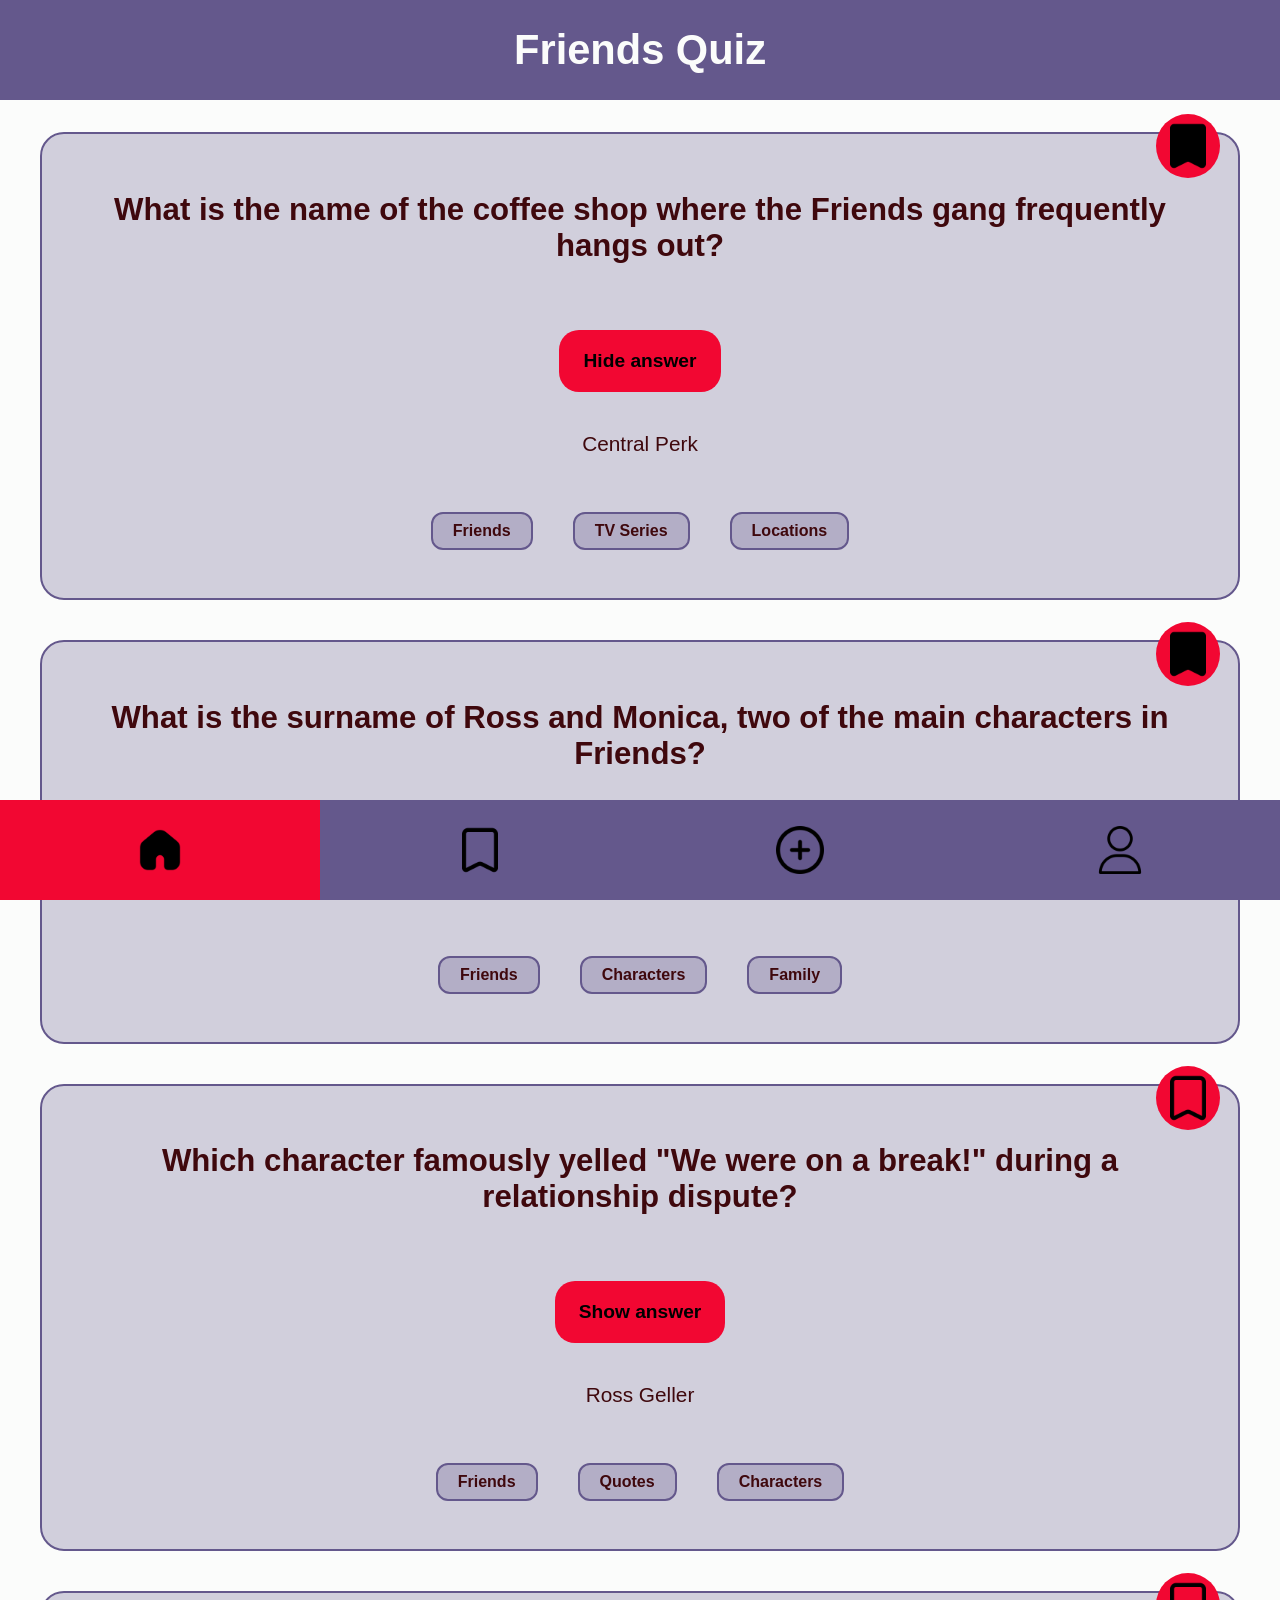
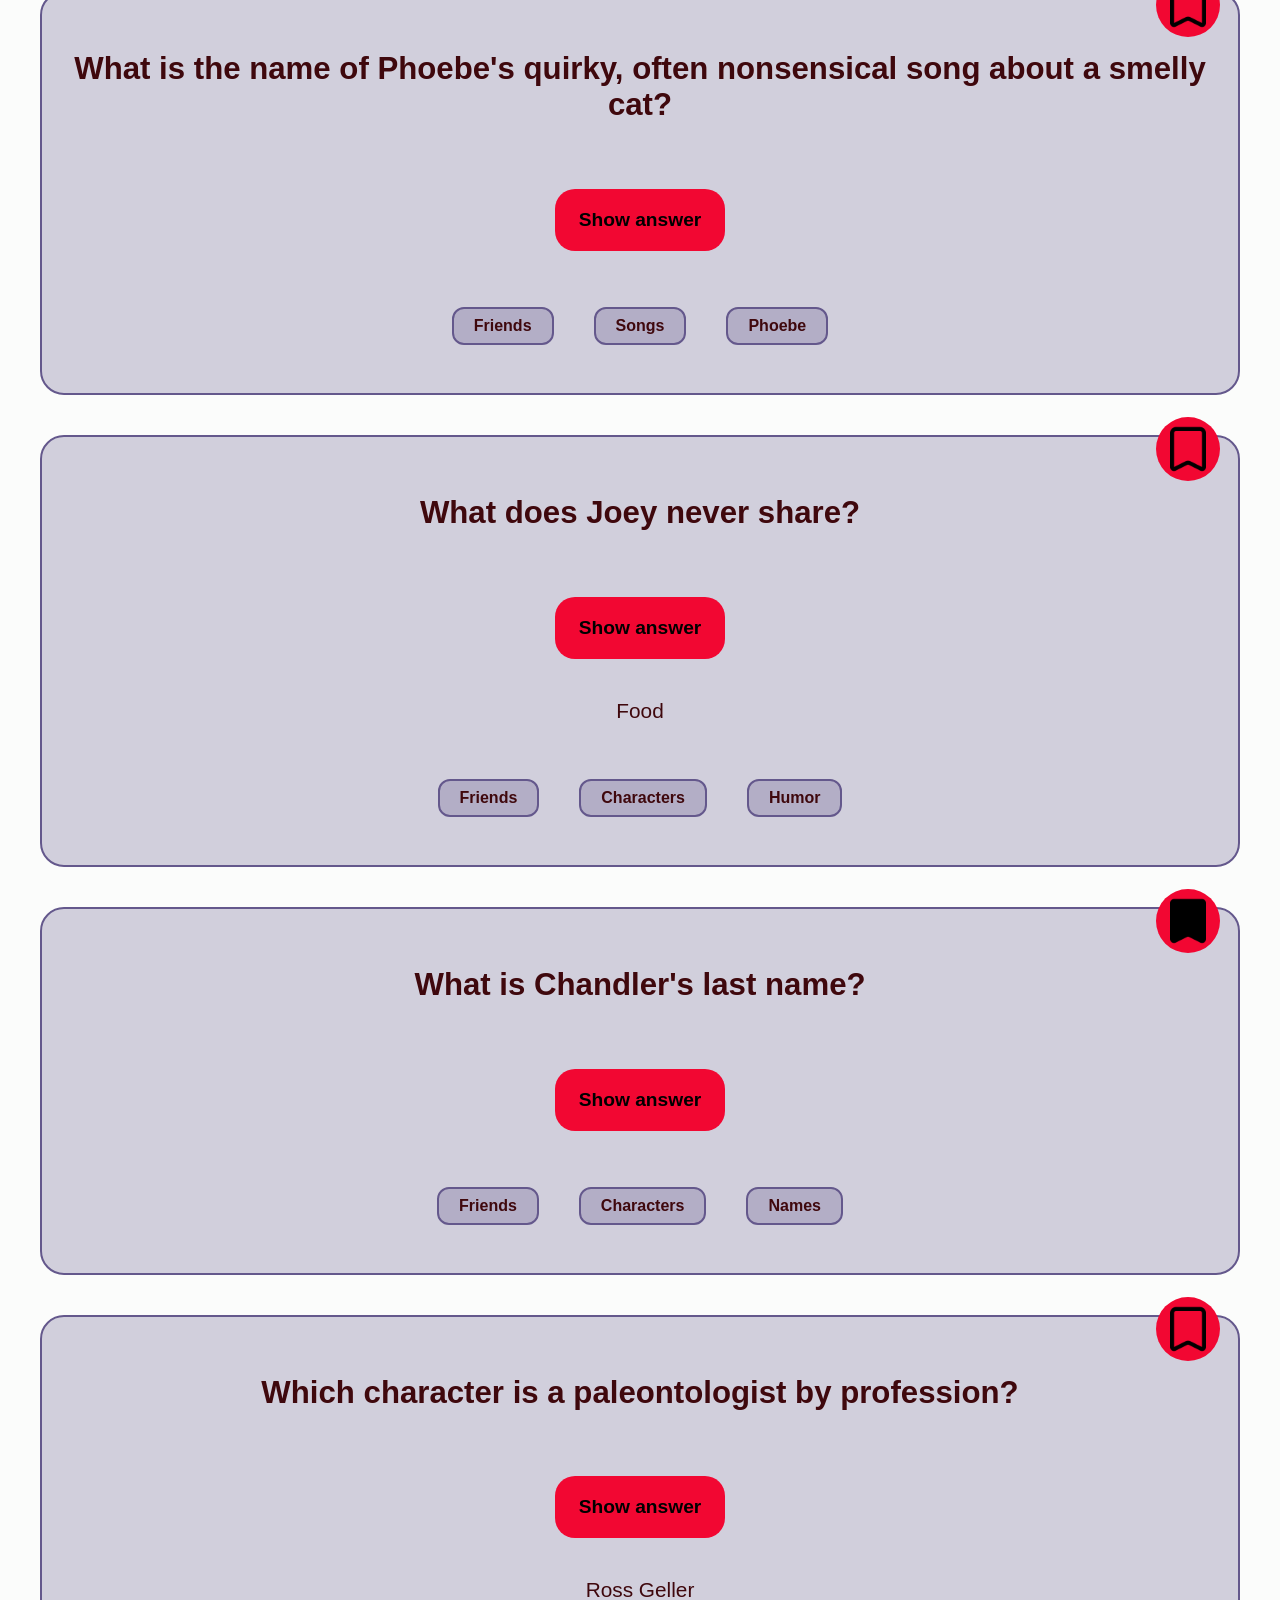
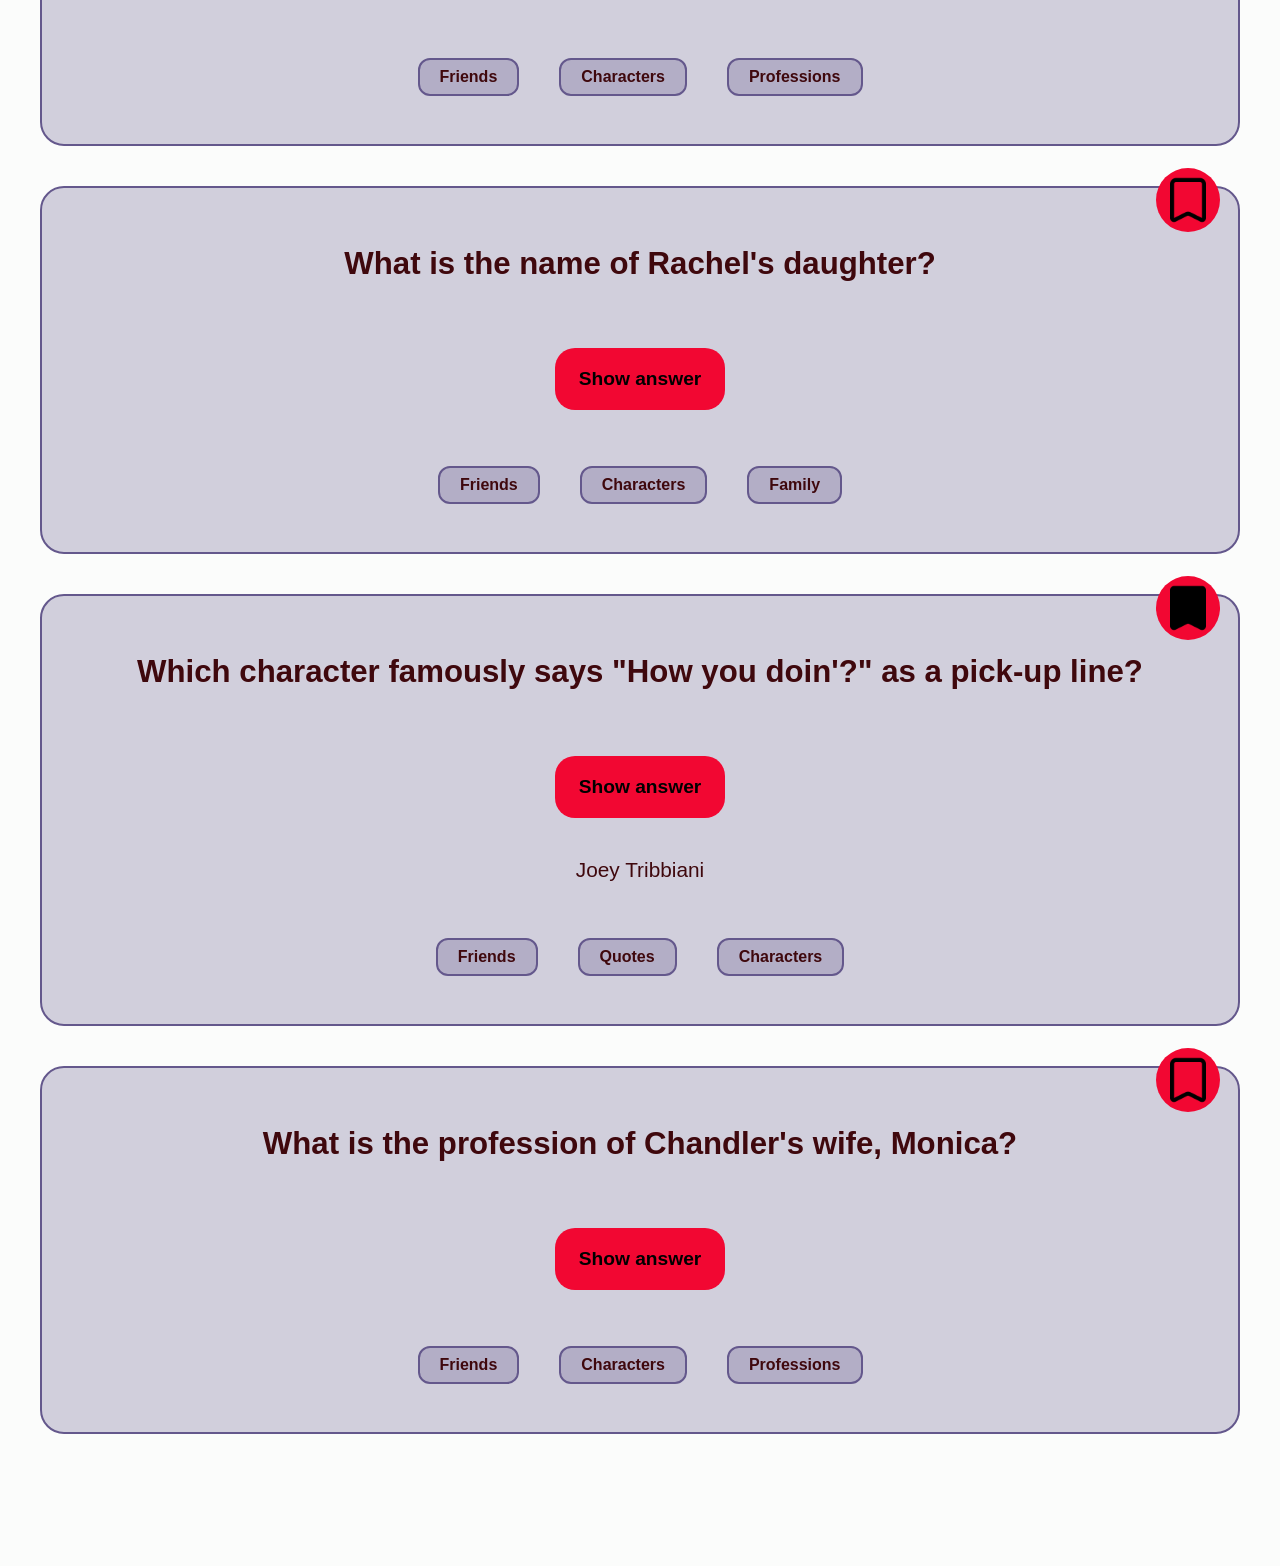
<file: index.html>
<!doctype html>
<html lang="en">
  <head>
    <meta charset="UTF-8" />
    <meta
      name="viewport"
      content="width=device-width, initial-scale=1, shrink-to-fit=no"
    />
    <link rel="stylesheet" href="./styles.css" />
    <script src="./js/button.js" defer></script>
    <title>Friends Quiz</title>
  </head>

  <body>
    <header class="title">
      <h1>Friends Quiz</h1>
    </header>

    <main class="main-content">
      <section class="card">
        <!--
                1 CARD
              -->

        <article class="quiz-card">
          <h2>
            What is the name of the coffee shop where the Friends gang
            frequently hangs out?
          </h2>
          <button
            class="quiz-card--button"
            data-js="answerButton"
            type="button"
          >
            Hide answer
          </button>
          <p
            class="quiz-card__answer quiz-card__answer--active"
            data-js="answer"
          >
            Central Perk
          </p>
          <ul class="quiz-card--list">
            <li class="quiz-card–tags">Friends</li>
            <li class="quiz-card–tags">TV Series</li>
            <li class="quiz-card–tags">Locations</li>
          </ul>
          <button
            class="quiz-card--bookmark-btn"
            data-js="bookmarkButton"
            aria-label="Bookmark this question"
            type="button"
          >
            <img
              class="quiz-card--bookmark quiz-card--bookmark--active"
              data-js="bookmarkImageActive"
              src="./assets/bookmark-active.png"
              alt=""
            />
          </button>
        </article>
      </section>

      <!--
                2 CARD
              -->

      <section class="card">
        <article class="quiz-card">
          <h2>
            What is the surname of Ross and Monica, two of the main characters
            in Friends?
          </h2>
          <button class="quiz-card--button" type="button">Show answer</button>
          <p class="quiz-card__answer">Geller</p>
          <ul class="quiz-card--list">
            <li class="quiz-card–tags">Friends</li>
            <li class="quiz-card–tags">Characters</li>
            <li class="quiz-card–tags">Family</li>
          </ul>
          <button
            class="quiz-card--bookmark-btn"
            aria-label="Bookmark this question"
            type="button"
          >
            <img
              class="quiz-card--bookmark"
              src="./assets/bookmark-active.png"
              alt=""
            />
          </button>
        </article>
      </section>

      <!--
                3 CARD
              -->

      <section class="card">
        <article class="quiz-card">
          <h2>
            Which character famously yelled "We were on a break!" during a
            relationship dispute?
          </h2>
          <button class="quiz-card--button" type="button">Show answer</button>
          <p class="quiz-card__answer quiz-card__answer--active">Ross Geller</p>
          <ul class="quiz-card--list">
            <li class="quiz-card–tags">Friends</li>
            <li class="quiz-card–tags">Quotes</li>
            <li class="quiz-card–tags">Characters</li>
          </ul>
          <button
            class="quiz-card--bookmark-btn"
            aria-label="Bookmark this question"
            type="button"
          >
            <img
              class="quiz-card--bookmark"
              src="./assets/bookmark.png"
              alt=""
            />
          </button>
        </article>
      </section>

      <!--
                4 CARD
              -->

      <section class="card">
        <article class="quiz-card">
          <h2>
            What is the name of Phoebe's quirky, often nonsensical song about a
            smelly cat?
          </h2>
          <button class="quiz-card--button" type="button">Show answer</button>
          <p class="quiz-card__answer">"Smelly Cat"</p>
          <ul class="quiz-card--list">
            <li class="quiz-card–tags">Friends</li>
            <li class="quiz-card–tags">Songs</li>
            <li class="quiz-card–tags">Phoebe</li>
          </ul>
          <button
            class="quiz-card--bookmark-btn"
            aria-label="Bookmark this question"
            type="button"
          >
            <img
              class="quiz-card--bookmark"
              src="./assets/bookmark.png"
              alt=""
            />
          </button>
        </article>
      </section>

      <!--
                5 CARD
              -->

      <section class="card">
        <article class="quiz-card">
          <h2>What does Joey never share?</h2>
          <button class="quiz-card--button" type="button">Show answer</button>
          <p class="quiz-card__answer quiz-card__answer--active">Food</p>
          <ul class="quiz-card--list">
            <li class="quiz-card–tags">Friends</li>
            <li class="quiz-card–tags">Characters</li>
            <li class="quiz-card–tags">Humor</li>
          </ul>
          <button
            class="quiz-card--bookmark-btn"
            aria-label="Bookmark this question"
            type="button"
          >
            <img
              class="quiz-card--bookmark"
              src="./assets/bookmark.png"
              alt=""
            />
          </button>
        </article>
      </section>

      <!--
                6 CARD
              -->

      <section class="card">
        <article class="quiz-card">
          <h2>What is Chandler's last name?</h2>
          <button class="quiz-card--button" type="button">Show answer</button>
          <p class="quiz-card__answer">Bing</p>
          <ul class="quiz-card--list">
            <li class="quiz-card–tags">Friends</li>
            <li class="quiz-card–tags">Characters</li>
            <li class="quiz-card–tags">Names</li>
          </ul>
          <button
            class="quiz-card--bookmark-btn"
            aria-label="Bookmark this question"
            type="button"
          >
            <img
              class="quiz-card--bookmark"
              src="./assets/bookmark-active.png"
              alt=""
            />
          </button>
        </article>
      </section>

      <!--
                7 CARD
              -->

      <section class="card">
        <article class="quiz-card">
          <h2>Which character is a paleontologist by profession?</h2>
          <button class="quiz-card--button" type="button">Show answer</button>
          <p class="quiz-card__answer quiz-card__answer--active">Ross Geller</p>
          <ul class="quiz-card--list">
            <li class="quiz-card–tags">Friends</li>
            <li class="quiz-card–tags">Characters</li>
            <li class="quiz-card–tags">Professions</li>
          </ul>
          <button
            class="quiz-card--bookmark-btn"
            aria-label="Bookmark this question"
            type="button"
          >
            <img
              class="quiz-card--bookmark"
              src="./assets/bookmark.png"
              alt=""
            />
          </button>
        </article>
      </section>

      <!--
                8 CARD
              -->

      <section class="card">
        <article class="quiz-card">
          <h2>What is the name of Rachel's daughter?</h2>
          <button class="quiz-card--button" type="button">Show answer</button>
          <p class="quiz-card__answer">Emma</p>
          <ul class="quiz-card--list">
            <li class="quiz-card–tags">Friends</li>
            <li class="quiz-card–tags">Characters</li>
            <li class="quiz-card–tags">Family</li>
          </ul>
          <button
            class="quiz-card--bookmark-btn"
            aria-label="Bookmark this question"
            type="button"
          >
            <img
              class="quiz-card--bookmark"
              src="./assets/bookmark.png"
              alt=""
            />
          </button>
        </article>
      </section>

      <!--
                9 CARD
              -->

      <section class="card">
        <article class="quiz-card">
          <h2>
            Which character famously says "How you doin'?" as a pick-up line?
          </h2>
          <button class="quiz-card--button" type="button">Show answer</button>
          <p class="quiz-card__answer quiz-card__answer--active">
            Joey Tribbiani
          </p>
          <ul class="quiz-card--list">
            <li class="quiz-card–tags">Friends</li>
            <li class="quiz-card–tags">Quotes</li>
            <li class="quiz-card–tags">Characters</li>
          </ul>
          <button
            class="quiz-card--bookmark-btn"
            aria-label="Bookmark this question"
            type="button"
          >
            <img
              class="quiz-card--bookmark"
              src="./assets/bookmark-active.png"
              alt=""
            />
          </button>
        </article>
      </section>

      <!--
                10 CARD
              -->

      <section class="card">
        <article class="quiz-card">
          <h2>What is the profession of Chandler's wife, Monica?</h2>
          <button class="quiz-card--button" type="button">Show answer</button>
          <p class="quiz-card__answer">Chef</p>
          <ul class="quiz-card--list">
            <li class="quiz-card–tags">Friends</li>
            <li class="quiz-card–tags">Characters</li>
            <li class="quiz-card–tags">Professions</li>
          </ul>
          <button
            class="quiz-card--bookmark-btn"
            aria-label="Bookmark this question"
            type="button"
          >
            <img
              class="quiz-card--bookmark"
              src="./assets/bookmark.png"
              alt=""
            />
          </button>
        </article>
      </section>
    </main>

    <footer>
      <nav class="footer-navbar" aria-label="main-navigation">
        <a href="./index.html" class="footer-navbar__btn-home active">
          <img
            class="footer-navbar__btn--icon"
            src="./assets/home-active.png"
            alt="Home Page"
          />
        </a>

        <a href="./bookmarks.html" class="footer-navbar__btn-bookmark">
          <img
            class="footer-navbar__btn--icon"
            src="./assets/bookmark.png"
            alt="Bookmark Page"
          />
        </a>

        <a href="./form.html" class="footer-navbar__btn-form">
          <img
            class="footer-navbar__btn--icon"
            src="./assets/add.png"
            alt="Add Page"
          />
        </a>

        <a
          href="./profile.html"
          class="footer-navbar__btn-profil"
          aria-current="page"
        >
          <img
            class="footer-navbar__btn--icon"
            src="./assets/user.png"
            alt="Profil Page"
          />
        </a>
      </nav>
    </footer>
  </body>
</html>
</file>
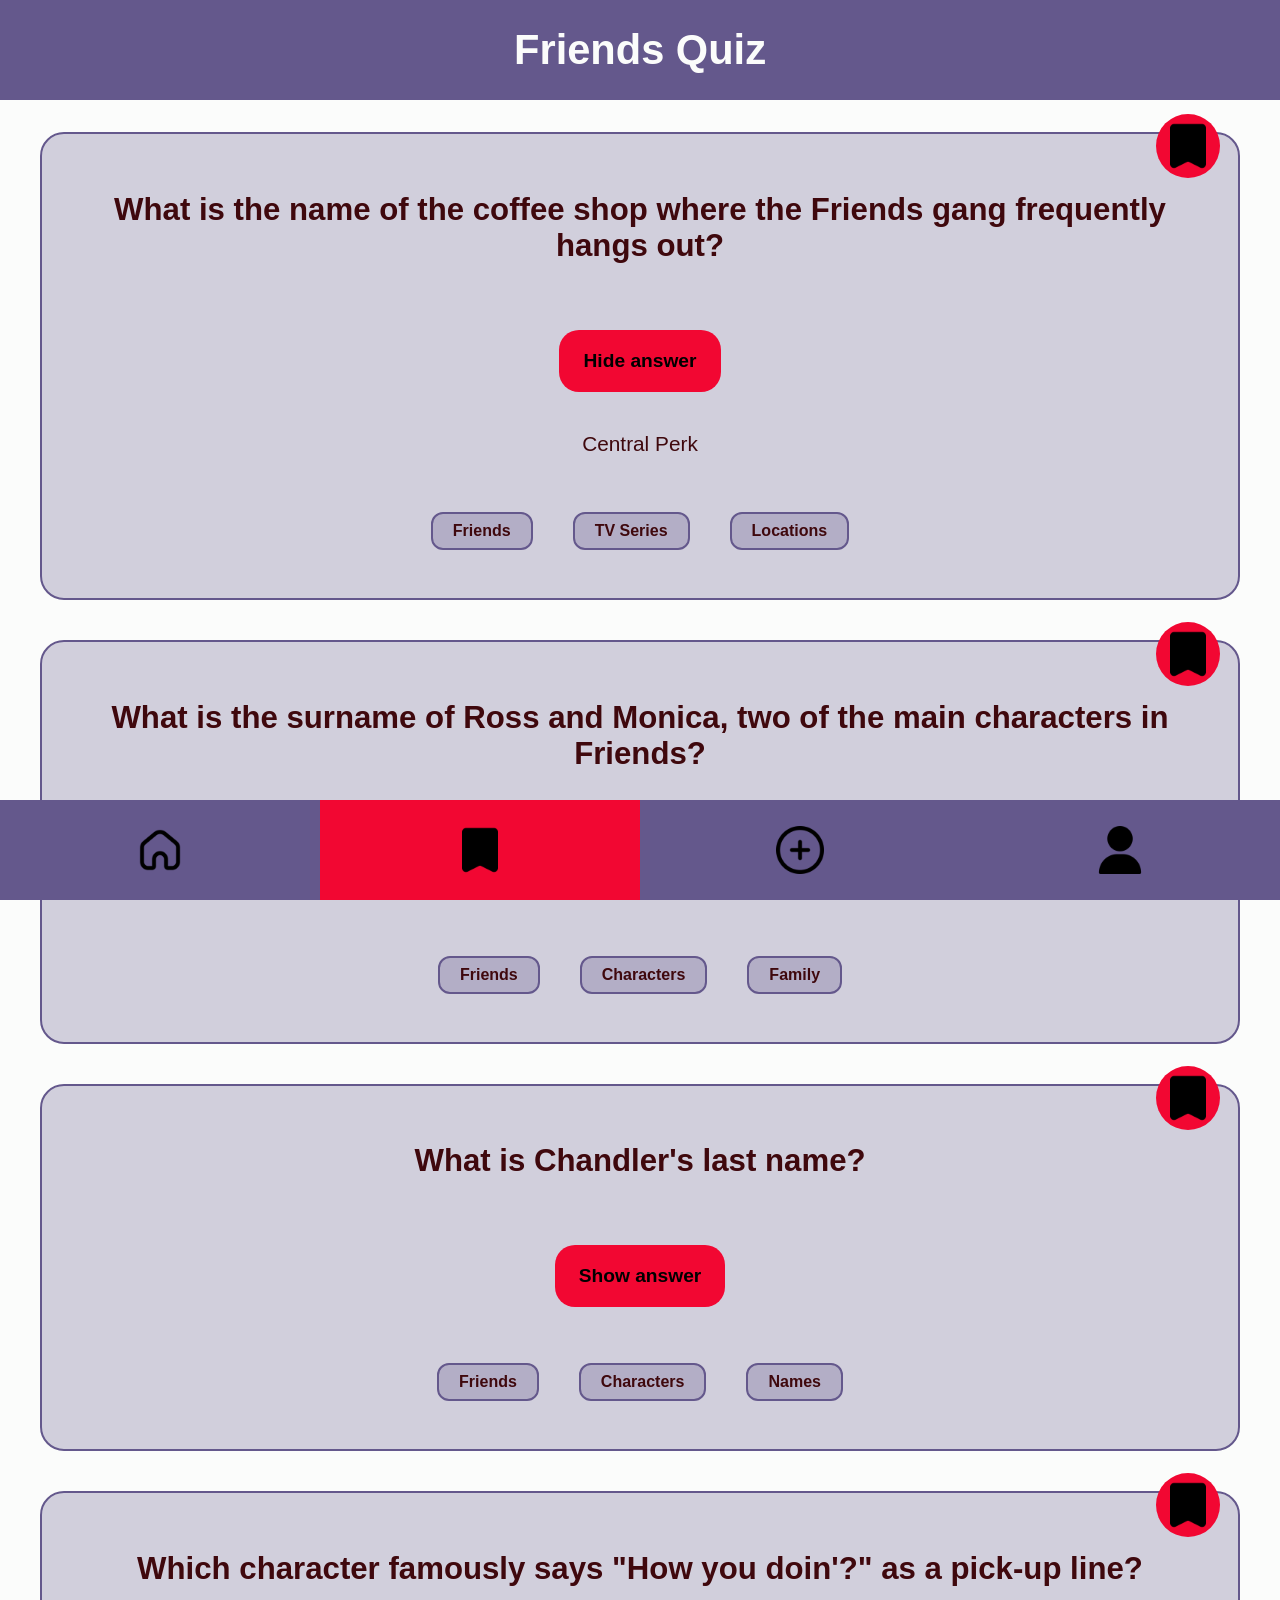
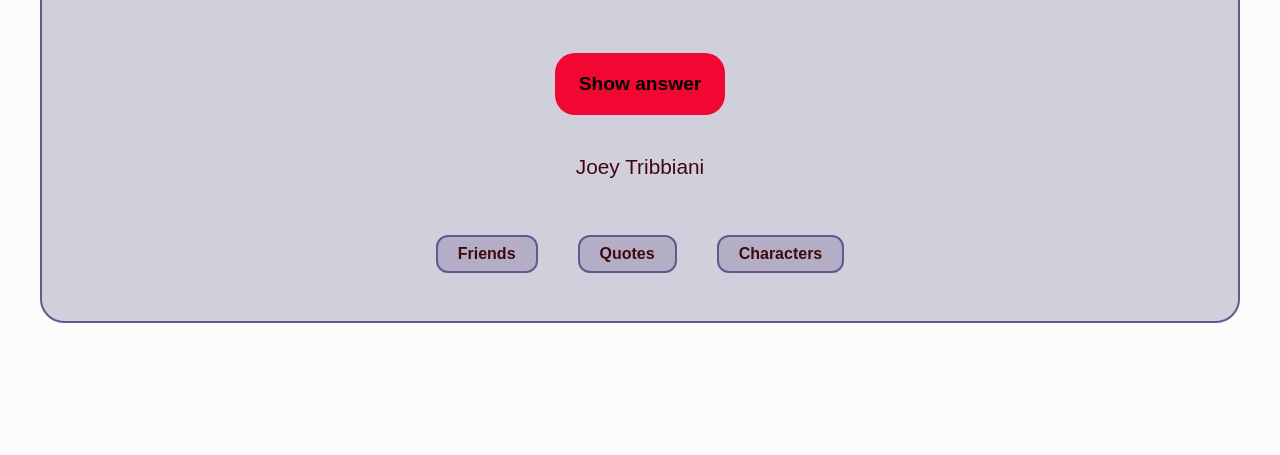
<file: bookmarks.html>
<!doctype html>
<html lang="en">
  <head>
    <meta charset="UTF-8" />
    <meta
      name="viewport"
      content="width=device-width, initial-scale=1, shrink-to-fit=no"
    />
    <link rel="stylesheet" href="./styles.css" />
    <script src="./js/button.js" defer></script>
    <title>Friends Quiz</title>
    <style>
      .card {
        display: none;
      }
      .card:has(img[src$="bookmark-active.png"]) {
        display: block;
      }
    </style>
  </head>

  <body>
    <header class="title">
      <h1>Friends Quiz</h1>
    </header>

    <main class="main-content">
      <section class="card">
        <!--
                1 CARD
              -->

        <article class="quiz-card">
          <h2>
            What is the name of the coffee shop where the Friends gang
            frequently hangs out?
          </h2>
          <button
            class="quiz-card--button"
            data-js="answerButton"
            type="button"
          >
            Hide answer
          </button>
          <p
            class="quiz-card__answer quiz-card__answer--active"
            data-js="answer"
          >
            Central Perk
          </p>
          <ul class="quiz-card--list">
            <li class="quiz-card–tags">Friends</li>
            <li class="quiz-card–tags">TV Series</li>
            <li class="quiz-card–tags">Locations</li>
          </ul>
          <button
            class="quiz-card--bookmark-btn"
            data-js="bookmarkButton"
            aria-label="Bookmark this question"
            type="button"
          >
            <img
              class="quiz-card--bookmark quiz-card--bookmark--active"
              data-js="bookmarkImageActive"
              src="./assets/bookmark-active.png"
              alt=""
            />
          </button>
        </article>
      </section>

      <!--
                2 CARD
              -->

      <section class="card">
        <article class="quiz-card">
          <h2>
            What is the surname of Ross and Monica, two of the main characters
            in Friends?
          </h2>
          <button class="quiz-card--button" type="button">Show answer</button>
          <p class="quiz-card__answer">Geller</p>
          <ul class="quiz-card--list">
            <li class="quiz-card–tags">Friends</li>
            <li class="quiz-card–tags">Characters</li>
            <li class="quiz-card–tags">Family</li>
          </ul>
          <button
            class="quiz-card--bookmark-btn"
            aria-label="Bookmark this question"
            type="button"
          >
            <img
              class="quiz-card--bookmark"
              src="./assets/bookmark-active.png"
              alt=""
            />
          </button>
        </article>
      </section>

      <!--
                3 CARD
              -->

      <section class="card">
        <article class="quiz-card">
          <h2>
            Which character famously yelled "We were on a break!" during a
            relationship dispute?
          </h2>
          <button class="quiz-card--button" type="button">Show answer</button>
          <p class="quiz-card__answer quiz-card__answer--active">Ross Geller</p>
          <ul class="quiz-card--list">
            <li class="quiz-card–tags">Friends</li>
            <li class="quiz-card–tags">Quotes</li>
            <li class="quiz-card–tags">Characters</li>
          </ul>
          <button
            class="quiz-card--bookmark-btn"
            aria-label="Bookmark this question"
            type="button"
          >
            <img
              class="quiz-card--bookmark"
              src="./assets/bookmark.png"
              alt=""
            />
          </button>
        </article>
      </section>

      <!--
                4 CARD
              -->

      <section class="card">
        <article class="quiz-card">
          <h2>
            What is the name of Phoebe's quirky, often nonsensical song about a
            smelly cat?
          </h2>
          <button class="quiz-card--button" type="button">Show answer</button>
          <p class="quiz-card__answer">"Smelly Cat"</p>
          <ul class="quiz-card--list">
            <li class="quiz-card–tags">Friends</li>
            <li class="quiz-card–tags">Songs</li>
            <li class="quiz-card–tags">Phoebe</li>
          </ul>
          <button
            class="quiz-card--bookmark-btn"
            aria-label="Bookmark this question"
            type="button"
          >
            <img
              class="quiz-card--bookmark"
              src="./assets/bookmark.png"
              alt=""
            />
          </button>
        </article>
      </section>

      <!--
                5 CARD
              -->

      <section class="card">
        <article class="quiz-card">
          <h2>What does Joey never share?</h2>
          <button class="quiz-card--button" type="button">Show answer</button>
          <p class="quiz-card__answer quiz-card__answer--active">Food</p>
          <ul class="quiz-card--list">
            <li class="quiz-card–tags">Friends</li>
            <li class="quiz-card–tags">Characters</li>
            <li class="quiz-card–tags">Humor</li>
          </ul>
          <button
            class="quiz-card--bookmark-btn"
            aria-label="Bookmark this question"
            type="button"
          >
            <img
              class="quiz-card--bookmark"
              src="./assets/bookmark.png"
              alt=""
            />
          </button>
        </article>
      </section>

      <!--
                6 CARD
              -->

      <section class="card">
        <article class="quiz-card">
          <h2>What is Chandler's last name?</h2>
          <button class="quiz-card--button" type="button">Show answer</button>
          <p class="quiz-card__answer">Bing</p>
          <ul class="quiz-card--list">
            <li class="quiz-card–tags">Friends</li>
            <li class="quiz-card–tags">Characters</li>
            <li class="quiz-card–tags">Names</li>
          </ul>
          <button
            class="quiz-card--bookmark-btn"
            aria-label="Bookmark this question"
            type="button"
          >
            <img
              class="quiz-card--bookmark"
              src="./assets/bookmark-active.png"
              alt=""
            />
          </button>
        </article>
      </section>

      <!--
                7 CARD
              -->

      <section class="card">
        <article class="quiz-card">
          <h2>Which character is a paleontologist by profession?</h2>
          <button class="quiz-card--button" type="button">Show answer</button>
          <p class="quiz-card__answer quiz-card__answer--active">Ross Geller</p>
          <ul class="quiz-card--list">
            <li class="quiz-card–tags">Friends</li>
            <li class="quiz-card–tags">Characters</li>
            <li class="quiz-card–tags">Professions</li>
          </ul>
          <button
            class="quiz-card--bookmark-btn"
            aria-label="Bookmark this question"
            type="button"
          >
            <img
              class="quiz-card--bookmark"
              src="./assets/bookmark.png"
              alt=""
            />
          </button>
        </article>
      </section>

      <!--
                8 CARD
              -->

      <section class="card">
        <article class="quiz-card">
          <h2>What is the name of Rachel's daughter?</h2>
          <button class="quiz-card--button" type="button">Show answer</button>
          <p class="quiz-card__answer">Emma</p>
          <ul class="quiz-card--list">
            <li class="quiz-card–tags">Friends</li>
            <li class="quiz-card–tags">Characters</li>
            <li class="quiz-card–tags">Family</li>
          </ul>
          <button
            class="quiz-card--bookmark-btn"
            aria-label="Bookmark this question"
            type="button"
          >
            <img
              class="quiz-card--bookmark"
              src="./assets/bookmark.png"
              alt=""
            />
          </button>
        </article>
      </section>

      <!--
                9 CARD
              -->

      <section class="card">
        <article class="quiz-card">
          <h2>
            Which character famously says "How you doin'?" as a pick-up line?
          </h2>
          <button class="quiz-card--button" type="button">Show answer</button>
          <p class="quiz-card__answer quiz-card__answer--active">
            Joey Tribbiani
          </p>
          <ul class="quiz-card--list">
            <li class="quiz-card–tags">Friends</li>
            <li class="quiz-card–tags">Quotes</li>
            <li class="quiz-card–tags">Characters</li>
          </ul>
          <button
            class="quiz-card--bookmark-btn"
            aria-label="Bookmark this question"
            type="button"
          >
            <img
              class="quiz-card--bookmark"
              src="./assets/bookmark-active.png"
              alt=""
            />
          </button>
        </article>
      </section>

      <!--
                10 CARD
              -->

      <section class="card">
        <article class="quiz-card">
          <h2>What is the profession of Chandler's wife, Monica?</h2>
          <button class="quiz-card--button" type="button">Show answer</button>
          <p class="quiz-card__answer">Chef</p>
          <ul class="quiz-card--list">
            <li class="quiz-card–tags">Friends</li>
            <li class="quiz-card–tags">Characters</li>
            <li class="quiz-card–tags">Professions</li>
          </ul>
          <button
            class="quiz-card--bookmark-btn"
            aria-label="Bookmark this question"
            type="button"
          >
            <img
              class="quiz-card--bookmark"
              src="./assets/bookmark.png"
              alt=""
            />
          </button>
        </article>
      </section>
    </main>

    <footer>
      <nav class="footer-navbar" aria-label="main-navigation">
        <a href="./index.html" class="footer-navbar__btn-home">
          <img
            class="footer-navbar__btn--icon"
            src="./assets/home.png"
            alt="Home Page"
          />
        </a>

        <a href="./bookmarks.html" class="footer-navbar__btn-bookmark active">
          <img
            class="footer-navbar__btn--icon"
            src="./assets/bookmark-active.png"
            alt="Bookmark Page"
          />
        </a>

        <a href="./form.html" class="footer-navbar__btn-form">
          <img
            class="footer-navbar__btn--icon"
            src="./assets/add.png"
            alt="Add Page"
          />
        </a>

        <a
          href="./profile.html"
          class="footer-navbar__btn-profil"
          aria-current="page"
        >
          <img
            class="footer-navbar__btn--icon"
            src="./assets/user-active.png"
            alt="Profil Page"
          />
        </a>
      </nav>
    </footer>
  </body>
</html>
</file>
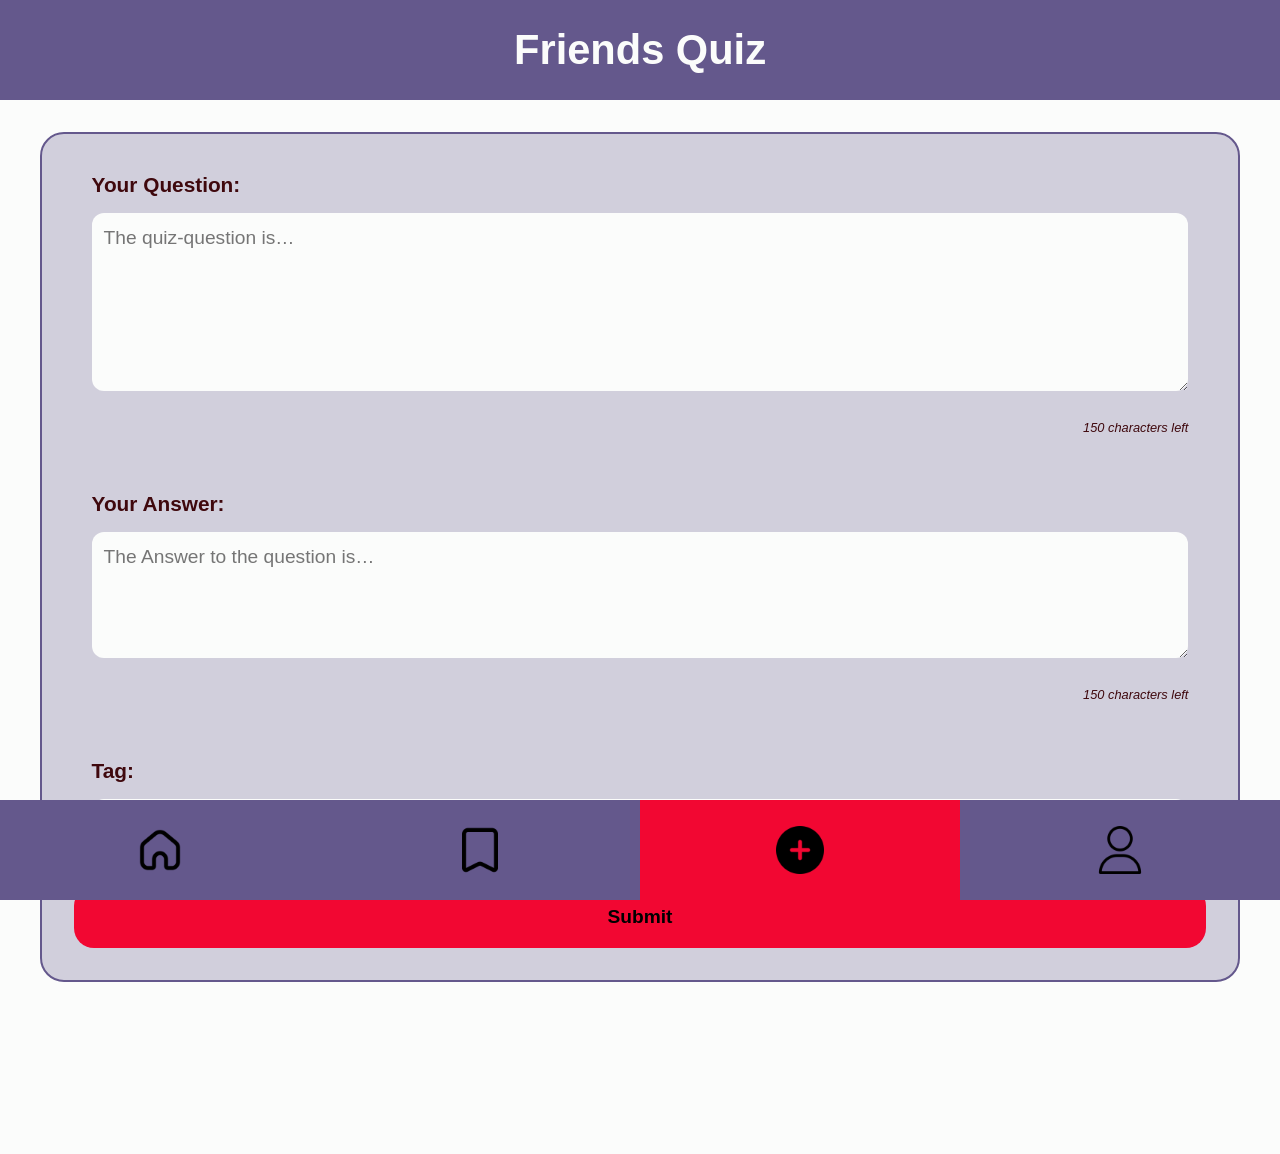
<file: form.html>
<!doctype html>
<html lang="en">
  <head>
    <meta charset="UTF-8" />
    <meta
      name="viewport"
      content="width=device-width, initial-scale=1, shrink-to-fit=no"
    />
    <link rel="stylesheet" href="./styles.css" />
    <script src="./js/form.js" defer></script>
    <script src="./js/button.js" defer></script>
    <title>Friends Quiz</title>
  </head>

  <body>
    <header class="title">
      <h1>Friends Quiz</h1>
    </header>
    <main class="main-content">
      <form data-js="form" class="form">
        <fieldset>
          <label class="form-label" for="input-question">Your Question: </label>
          <textarea
            name="inputQuestion"
            id="input-question"
            data-js="input-question"
            maxlength="150"
            rows="6"
            placeholder="The quiz-question is…"
            required
          ></textarea>
          <p class="remaining-characters">
            <span data-js="characters-questions">150</span> characters left
          </p>
        </fieldset>

        <fieldset>
          <label class="form-label" for="input-answer">Your Answer:</label>
          <textarea
            name="inputAnswer"
            id="input-answer"
            data-js="input-answer"
            maxlength="150"
            rows="4"
            placeholder="The Answer to the question is…"
            required
          ></textarea>
          <p class="remaining-characters">
            <span data-js="characters-answers">150</span> characters left
          </p>
        </fieldset>

        <fieldset>
          <label class="form-label" for="input-tag"> Tag:</label>
          <input
            type="text"
            id="input-tag"
            name="inputTag"
            placeholder="z.B.: friends"
            required
          />
        </fieldset>
        <button type="submit" class="quiz-card--button">Submit</button>
      </form>

      <section data-js="question-container"></section>
    </main>
    <footer>
      <nav class="footer-navbar" aria-label="main-navigation">
        <a href="./index.html" class="footer-navbar__btn-home">
          <img
            class="footer-navbar__btn--icon"
            src="./assets/home.png"
            alt="Home Page"
          />
        </a>

        <a href="./bookmarks.html" class="footer-navbar__btn-bookmark">
          <img
            class="footer-navbar__btn--icon"
            src="./assets/bookmark.png"
            alt="Bookmark Page"
          />
        </a>

        <a href="./form.html" class="footer-navbar__btn-form active">
          <img
            class="footer-navbar__btn--icon"
            src="./assets/add-active.png"
            alt="Add Page"
          />
        </a>

        <a
          href="./profile.html"
          class="footer-navbar__btn-profil"
          aria-current="page"
        >
          <img
            class="footer-navbar__btn--icon"
            src="./assets/user.png"
            alt="Profil Page"
          />
        </a>
      </nav>
    </footer>
  </body>
</html>
</file>
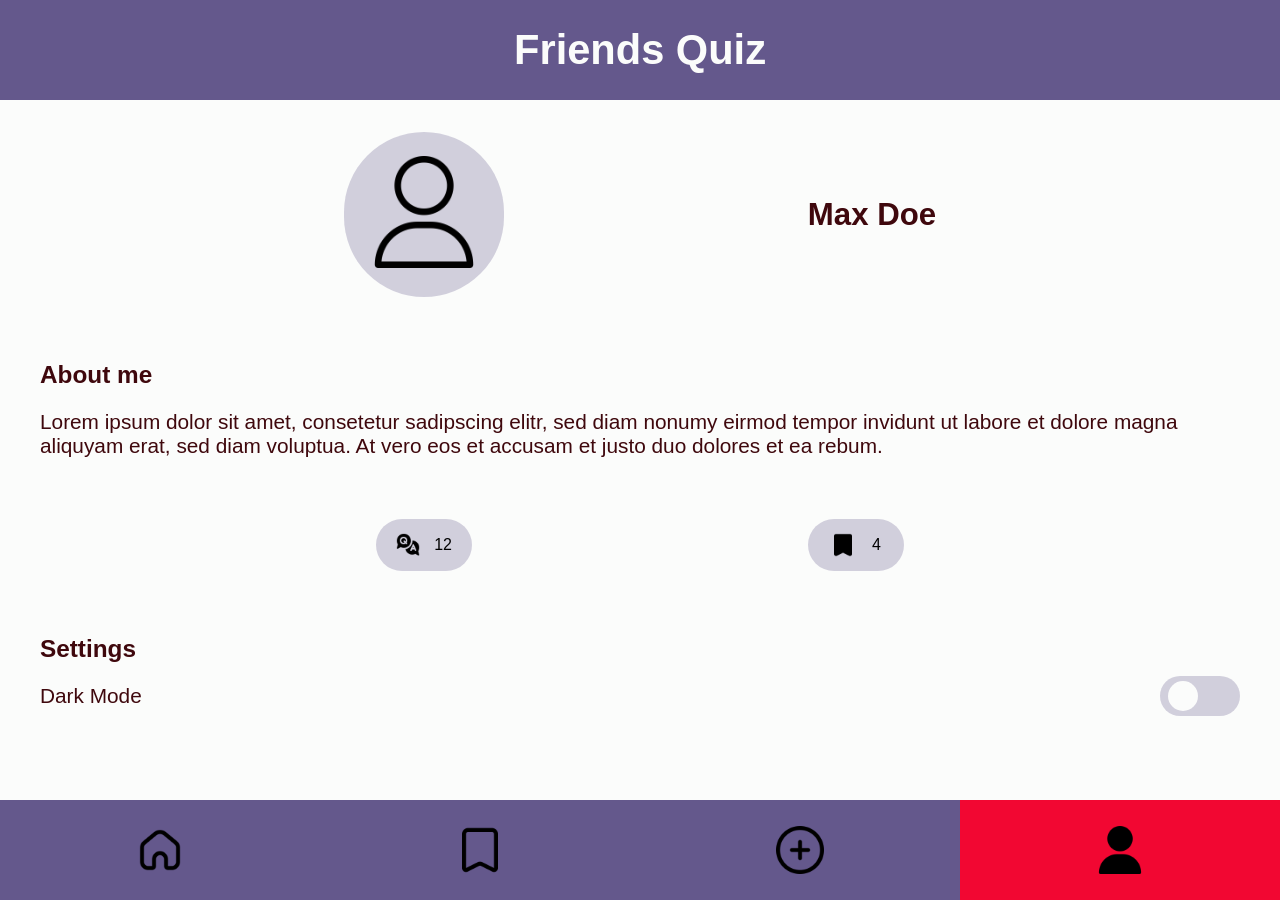
<file: profile.html>
<!doctype html>
<html lang="en">
  <head>
    <meta charset="UTF-8" />
    <meta
      name="viewport"
      content="width=device-width, initial-scale=1, shrink-to-fit=no"
    />
    <link rel="stylesheet" href="./styles.css" />
    <script src="./js/dark-mode.js" defer></script>
    <title>Friends Quiz</title>
  </head>

  <body>
    <header class="title">
      <h1>Friends Quiz</h1>
    </header>

    <main class="main-content">
      <section class="id">
        <div class="id__img">
          <img
            class="id__img-icon"
            src="./assets/user.png"
            alt="User Profilimage"
          />
        </div>
        <h2>Max Doe</h2>
      </section>

      <section class="about">
        <h3>About me</h3>
        <p>
          Lorem ipsum dolor sit amet, consetetur sadipscing elitr, sed diam
          nonumy eirmod tempor invidunt ut labore et dolore magna aliquyam erat,
          sed diam voluptua. At vero eos et accusam et justo duo dolores et ea
          rebum.
        </p>
      </section>

      <section class="counter">
        <button class="counter__btn" aria-label="12 Questions and Answers">
          <img
            class="counter__btn-img"
            src="./assets/question-and-answer.png"
            alt=""
          />
          <p aria-hidden="true">12</p>
        </button>
        <button class="counter__btn" aria-label="4 Bookmark">
          <img
            class="counter__btn-img"
            src="./assets/bookmark-active.png"
            alt=""
          />
          <p aria-hidden="true">4</p>
        </button>
      </section>

      <section class="settings">
        <h3>Settings</h3>
        <article class="settings__darkmode">
          <p>Dark Mode</p>
          <button
            class="settings__toogle-button"
            aria-pressed="true/false"
            data-js="dark-mode-toggle"
          >
            <div class="settings__toogle-button-circle"></div>
          </button>
        </article>
      </section>
    </main>

    <footer>
      <nav class="footer-navbar" aria-label="main-navigation">
        <a href="./index.html" class="footer-navbar__btn-home">
          <img
            class="footer-navbar__btn--icon"
            src="./assets/home.png"
            alt="Home Page"
          />
        </a>

        <a href="./bookmarks.html" class="footer-navbar__btn-bookmark">
          <img
            class="footer-navbar__btn--icon"
            src="./assets/bookmark.png"
            alt="Bookmark Page"
          />
        </a>

        <a href="./form.html" class="footer-navbar__btn-form">
          <img
            class="footer-navbar__btn--icon"
            src="./assets/add.png"
            alt="Add Page"
          />
        </a>

        <a
          href="./profile.html"
          class="footer-navbar__btn-profil active"
          aria-current="page"
        >
          <img
            class="footer-navbar__btn--icon"
            src="./assets/user-active.png"
            alt="Profil Page"
          />
        </a>
      </nav>
    </footer>
  </body>
</html>
</file>
<file: styles.css>
@import "global.css";
@import "./components/button.css";
@import "./components/card.css";
@import "./components/header.css";
@import "./components/navigation.css";
@import "./components/profile.css";
@import "./components/form.css";
</file>
